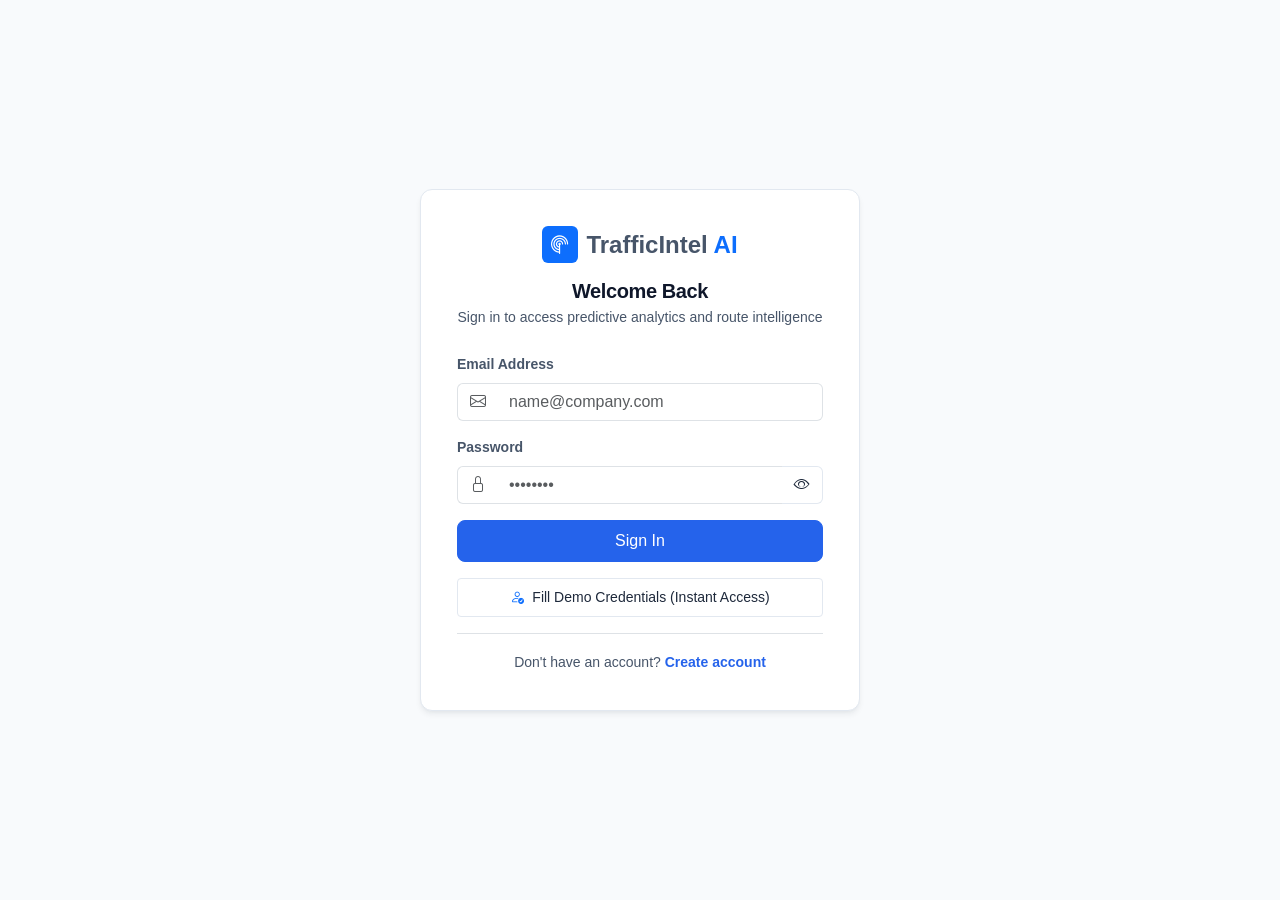
<file: frontend/login.html>
<!DOCTYPE html>
<html lang="en">
<head>
  <meta charset="UTF-8">
  <meta name="viewport" content="width=device-width, initial-scale=1.0">
  <title>Sign In - TrafficIntel AI</title>
  <link href="https://cdn.jsdelivr.net/npm/bootstrap@5.3.3/dist/css/bootstrap.min.css" rel="stylesheet">
  <link href="https://cdn.jsdelivr.net/npm/bootstrap-icons@1.11.3/font/bootstrap-icons.min.css" rel="stylesheet">
  <link rel="stylesheet" href="css/style.css">
  <style>
    .auth-wrapper {
      min-height: 100vh;
      display: flex;
      align-items: center;
      justify-content: center;
      background-color: var(--color-bg-base);
      padding: 2rem 1rem;
    }
    .auth-card {
      max-width: 440px;
      width: 100%;
      background: #ffffff;
      border: 1px solid var(--color-border);
      border-radius: 0.75rem;
      box-shadow: var(--shadow-md);
      padding: 2.25rem;
    }
  </style>
</head>
<body>

  <div class="auth-wrapper">
    <div class="auth-card">
      <div class="text-center mb-4">
        <a href="index.html" class="d-inline-flex align-items-center gap-2 mb-2 text-decoration-none">
          <span class="badge bg-primary p-2 rounded-2"><i class="bi bi-radar text-white fs-5"></i></span>
          <span class="fw-bold text-navy-dark fs-4 tracking-tight">TrafficIntel <span class="text-primary">AI</span></span>
        </a>
        <h5 class="fw-bold text-navy-dark mt-2 mb-1">Welcome Back</h5>
        <p class="text-slate small mb-0">Sign in to access predictive analytics and route intelligence</p>
      </div>

      <div id="loginAlert" class="alert alert-danger py-2 px-3 small d-none" role="alert"></div>

      <form id="loginForm">
        <div class="mb-3">
          <label for="email" class="form-label small fw-semibold text-slate">Email Address</label>
          <div class="input-group">
            <span class="input-group-text bg-white border-end-0 text-muted"><i class="bi bi-envelope"></i></span>
            <input type="email" class="form-control border-start-0" id="email" required placeholder="name@company.com">
          </div>
        </div>

        <div class="mb-3">
          <div class="d-flex justify-content-between">
            <label for="password" class="form-label small fw-semibold text-slate">Password</label>
          </div>
          <div class="input-group">
            <span class="input-group-text bg-white border-end-0 text-muted"><i class="bi bi-lock"></i></span>
            <input type="password" class="form-control border-start-0 border-end-0" id="password" required placeholder="••••••••">
            <button class="btn btn-outline-secondary border-start-0" type="button" id="btnTogglePassword">
              <i class="bi bi-eye"></i>
            </button>
          </div>
        </div>

        <button type="submit" id="btnSubmit" class="btn btn-primary w-100 py-2 fw-medium mb-3">
          Sign In
        </button>

        <button type="button" id="btnDemoFill" class="btn btn-sm btn-outline-secondary w-100 py-2 d-flex align-items-center justify-content-center gap-2 mb-3">
          <i class="bi bi-person-check text-primary"></i> Fill Demo Credentials (Instant Access)
        </button>
      </form>

      <div class="text-center pt-3 border-top">
        <span class="small text-slate">Don't have an account? </span>
        <a href="register.html" class="small fw-semibold">Create account</a>
      </div>
    </div>
  </div>

  <script src="https://cdn.jsdelivr.net/npm/bootstrap@5.3.3/dist/js/bootstrap.bundle.min.js"></script>
  <script src="js/api.js"></script>
  <script>
    document.addEventListener('DOMContentLoaded', () => {
      const form = document.getElementById('loginForm');
      const emailInput = document.getElementById('email');
      const passwordInput = document.getElementById('password');
      const alertBox = document.getElementById('loginAlert');
      const btnToggle = document.getElementById('btnTogglePassword');
      const btnDemo = document.getElementById('btnDemoFill');
      const btnSubmit = document.getElementById('btnSubmit');

      const urlParams = new URLSearchParams(window.location.search);
      if (urlParams.get('session_expired')) {
        alertBox.textContent = 'Your session has expired. Please log in again.';
        alertBox.classList.remove('d-none');
      }

      btnToggle.addEventListener('click', () => {
        const type = passwordInput.getAttribute('type') === 'password' ? 'text' : 'password';
        passwordInput.setAttribute('type', type);
        btnToggle.innerHTML = type === 'password' ? '<i class="bi bi-eye"></i>' : '<i class="bi bi-eye-slash"></i>';
      });

      btnDemo.addEventListener('click', () => {
        emailInput.value = 'demo@trafficintel.ai';
        passwordInput.value = 'Traffic@123';
      });

      form.addEventListener('submit', async (e) => {
        e.preventDefault();
        alertBox.classList.add('d-none');
        btnSubmit.disabled = true;
        btnSubmit.innerHTML = '<span class="spinner-border spinner-border-sm me-2"></span>Signing in...';

        try {
          const res = await authAPI.login(emailInput.value.trim(), passwordInput.value);
          if (res && res.access_token) {
            localStorage.setItem('traffic_token', res.access_token);
            localStorage.setItem('traffic_user', JSON.stringify(res.user));

            const redirect = urlParams.get('redirect') || 'dashboard.html';
            window.location.href = redirect;
          } else {
            throw new Error('Unexpected response format.');
          }
        } catch (err) {
          alertBox.textContent = err.message || 'Invalid email or password.';
          alertBox.classList.remove('d-none');
        } finally {
          btnSubmit.disabled = false;
          btnSubmit.innerHTML = 'Sign In';
        }
      });
    });
  </script>
</body>
</html>
</file>
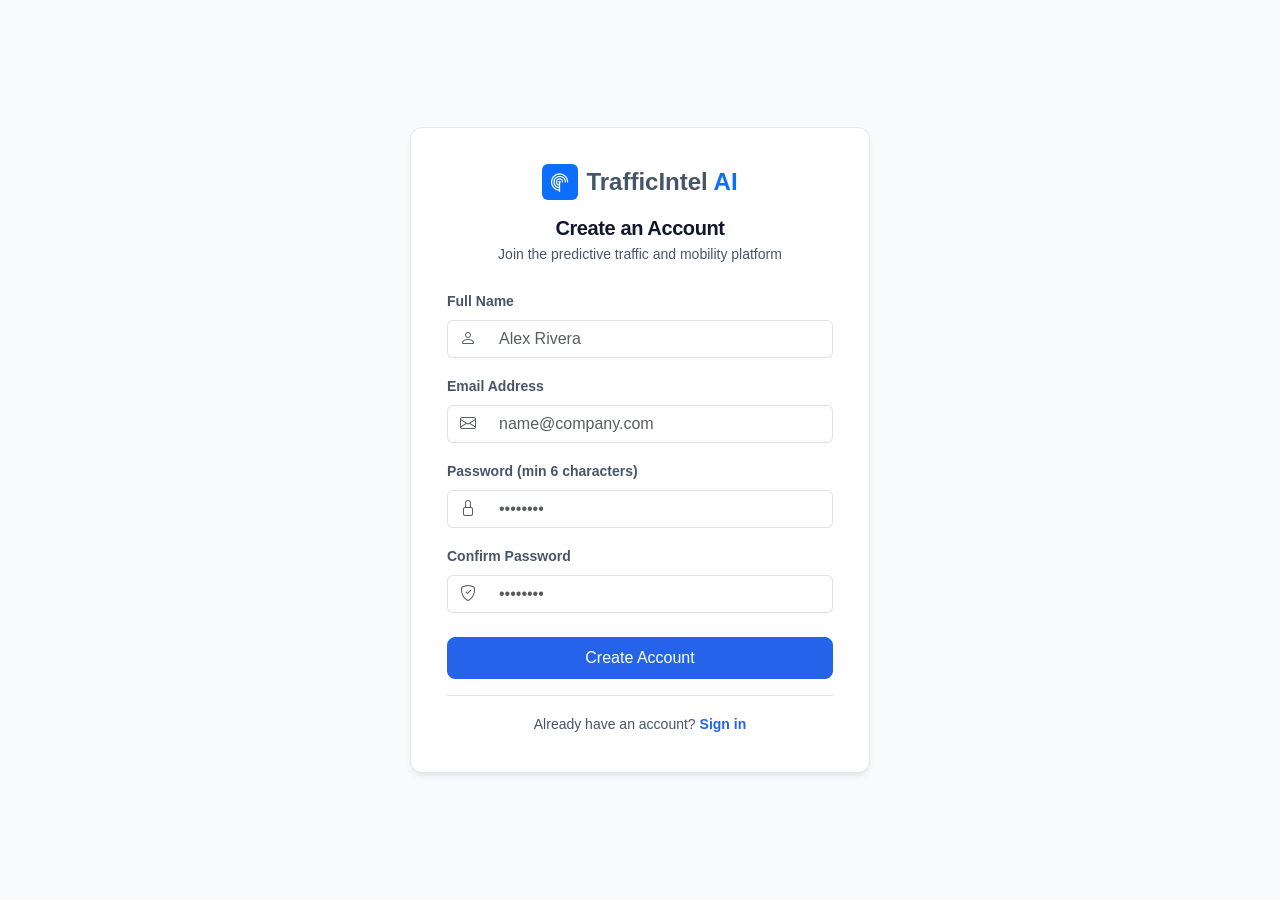
<file: frontend/register.html>
<!DOCTYPE html>
<html lang="en">
<head>
  <meta charset="UTF-8">
  <meta name="viewport" content="width=device-width, initial-scale=1.0">
  <title>Create Account - TrafficIntel AI</title>
  <link href="https://cdn.jsdelivr.net/npm/bootstrap@5.3.3/dist/css/bootstrap.min.css" rel="stylesheet">
  <link href="https://cdn.jsdelivr.net/npm/bootstrap-icons@1.11.3/font/bootstrap-icons.min.css" rel="stylesheet">
  <link rel="stylesheet" href="css/style.css">
  <style>
    .auth-wrapper {
      min-height: 100vh;
      display: flex;
      align-items: center;
      justify-content: center;
      background-color: var(--color-bg-base);
      padding: 2rem 1rem;
    }
    .auth-card {
      max-width: 460px;
      width: 100%;
      background: #ffffff;
      border: 1px solid var(--color-border);
      border-radius: 0.75rem;
      box-shadow: var(--shadow-md);
      padding: 2.25rem;
    }
  </style>
</head>
<body>

  <div class="auth-wrapper">
    <div class="auth-card">
      <div class="text-center mb-4">
        <a href="index.html" class="d-inline-flex align-items-center gap-2 mb-2 text-decoration-none">
          <span class="badge bg-primary p-2 rounded-2"><i class="bi bi-radar text-white fs-5"></i></span>
          <span class="fw-bold text-navy-dark fs-4 tracking-tight">TrafficIntel <span class="text-primary">AI</span></span>
        </a>
        <h5 class="fw-bold text-navy-dark mt-2 mb-1">Create an Account</h5>
        <p class="text-slate small mb-0">Join the predictive traffic and mobility platform</p>
      </div>

      <div id="registerAlert" class="alert alert-danger py-2 px-3 small d-none" role="alert"></div>

      <form id="registerForm">
        <div class="mb-3">
          <label for="name" class="form-label small fw-semibold text-slate">Full Name</label>
          <div class="input-group">
            <span class="input-group-text bg-white border-end-0 text-muted"><i class="bi bi-person"></i></span>
            <input type="text" class="form-control border-start-0" id="name" required placeholder="Alex Rivera">
          </div>
        </div>

        <div class="mb-3">
          <label for="email" class="form-label small fw-semibold text-slate">Email Address</label>
          <div class="input-group">
            <span class="input-group-text bg-white border-end-0 text-muted"><i class="bi bi-envelope"></i></span>
            <input type="email" class="form-control border-start-0" id="email" required placeholder="name@company.com">
          </div>
        </div>

        <div class="mb-3">
          <label for="password" class="form-label small fw-semibold text-slate">Password (min 6 characters)</label>
          <div class="input-group">
            <span class="input-group-text bg-white border-end-0 text-muted"><i class="bi bi-lock"></i></span>
            <input type="password" class="form-control border-start-0" id="password" required minlength="6" placeholder="••••••••">
          </div>
        </div>

        <div class="mb-4">
          <label for="confirmPassword" class="form-label small fw-semibold text-slate">Confirm Password</label>
          <div class="input-group">
            <span class="input-group-text bg-white border-end-0 text-muted"><i class="bi bi-shield-check"></i></span>
            <input type="password" class="form-control border-start-0" id="confirmPassword" required minlength="6" placeholder="••••••••">
          </div>
        </div>

        <button type="submit" id="btnSubmit" class="btn btn-primary w-100 py-2 fw-medium mb-3">
          Create Account
        </button>
      </form>

      <div class="text-center pt-3 border-top">
        <span class="small text-slate">Already have an account? </span>
        <a href="login.html" class="small fw-semibold">Sign in</a>
      </div>
    </div>
  </div>

  <script src="https://cdn.jsdelivr.net/npm/bootstrap@5.3.3/dist/js/bootstrap.bundle.min.js"></script>
  <script src="js/api.js"></script>
  <script>
    document.addEventListener('DOMContentLoaded', () => {
      const form = document.getElementById('registerForm');
      const nameInput = document.getElementById('name');
      const emailInput = document.getElementById('email');
      const passwordInput = document.getElementById('password');
      const confirmInput = document.getElementById('confirmPassword');
      const alertBox = document.getElementById('registerAlert');
      const btnSubmit = document.getElementById('btnSubmit');

      form.addEventListener('submit', async (e) => {
        e.preventDefault();
        alertBox.classList.add('d-none');

        const name = nameInput.value.trim();
        const email = emailInput.value.trim();
        const password = passwordInput.value;
        const confirm = confirmInput.value;

        if (password !== confirm) {
          alertBox.textContent = 'Passwords do not match.';
          alertBox.classList.remove('d-none');
          return;
        }

        btnSubmit.disabled = true;
        btnSubmit.innerHTML = '<span class="spinner-border spinner-border-sm me-2"></span>Creating account...';

        try {
          const res = await authAPI.register(name, email, password);
          if (res && res.access_token) {
            localStorage.setItem('traffic_token', res.access_token);
            localStorage.setItem('traffic_user', JSON.stringify(res.user));
            window.location.href = 'dashboard.html';
          } else {
            window.location.href = 'login.html?registered=1';
          }
        } catch (err) {
          alertBox.textContent = err.message || 'Registration failed. Please try again.';
          alertBox.classList.remove('d-none');
        } finally {
          btnSubmit.disabled = false;
          btnSubmit.innerHTML = 'Create Account';
        }
      });
    });
  </script>
</body>
</html>
</file>
<file: frontend/css/style.css>
:root {
  --font-family-base: -apple-system, BlinkMacSystemFont, "Segoe UI", Roboto, "Helvetica Neue", Arial, sans-serif;
  --color-primary: #2563eb;
  --color-primary-dark: #1d4ed8;
  --color-primary-light: #eff6ff;
  --color-navy-dark: #0f172a;
  --color-navy: #1e293b;
  --color-slate: #475569;
  --color-slate-light: #64748b;
  --color-border: #e2e8f0;
  --color-bg-base: #f8fafc;
  --color-bg-card: #ffffff;
  --color-bg-subtle: #f1f5f9;

  --traffic-low: #16a34a;
  --traffic-low-bg: #dcfce7;
  --traffic-low-text: #15803d;

  --traffic-mod: #d97706;
  --traffic-mod-bg: #fef3c7;
  --traffic-mod-text: #b45309;

  --traffic-high: #dc2626;
  --traffic-high-bg: #fee2e2;
  --traffic-high-text: #b91c1c;

  --sidebar-width: 260px;
  --topbar-height: 68px;

  --shadow-sm: 0 1px 2px 0 rgba(15, 23, 42, 0.05);
  --shadow-md: 0 4px 6px -1px rgba(15, 23, 42, 0.07), 0 2px 4px -2px rgba(15, 23, 42, 0.05);
  --shadow-lg: 0 10px 15px -3px rgba(15, 23, 42, 0.08), 0 4px 6px -4px rgba(15, 23, 42, 0.04);
}

body {
  font-family: var(--font-family-base);
  background-color: var(--color-bg-base);
  color: var(--color-navy);
  margin: 0;
  padding: 0;
  -webkit-font-smoothing: antialiased;
}

h1, h2, h3, h4, h5, h6 {
  color: var(--color-navy-dark);
  font-weight: 600;
  letter-spacing: -0.02em;
}

p, span, label {
  color: var(--color-slate);
}

a {
  text-decoration: none;
  color: var(--color-primary);
  transition: color 0.15s ease-in-out;
}

a:hover {
  color: var(--color-primary-dark);
}

.card-custom {
  background-color: var(--color-bg-card);
  border: 1px solid var(--color-border);
  border-radius: 0.75rem;
  box-shadow: var(--shadow-sm);
  transition: box-shadow 0.2s ease, border-color 0.2s ease;
}

.card-custom:hover {
  box-shadow: var(--shadow-md);
  border-color: #cbd5e1;
}

.card-header-custom {
  background: transparent;
  border-bottom: 1px solid var(--color-border);
  padding: 1rem 1.25rem;
  display: flex;
  align-items: center;
  justify-content: space-between;
}

.badge-traffic-low {
  background-color: var(--traffic-low-bg) !important;
  color: var(--traffic-low-text) !important;
  border: 1px solid rgba(22, 163, 74, 0.2);
  font-weight: 600;
  padding: 0.35rem 0.65rem;
  border-radius: 9999px;
  display: inline-flex;
  align-items: center;
  gap: 0.35rem;
}

.badge-traffic-mod {
  background-color: var(--traffic-mod-bg) !important;
  color: var(--traffic-mod-text) !important;
  border: 1px solid rgba(217, 119, 6, 0.2);
  font-weight: 600;
  padding: 0.35rem 0.65rem;
  border-radius: 9999px;
  display: inline-flex;
  align-items: center;
  gap: 0.35rem;
}

.badge-traffic-high {
  background-color: var(--traffic-high-bg) !important;
  color: var(--traffic-high-text) !important;
  border: 1px solid rgba(220, 38, 38, 0.2);
  font-weight: 600;
  padding: 0.35rem 0.65rem;
  border-radius: 9999px;
  display: inline-flex;
  align-items: center;
  gap: 0.35rem;
}

.btn-primary {
  background-color: var(--color-primary);
  border-color: var(--color-primary);
  color: #ffffff;
  font-weight: 500;
  border-radius: 0.5rem;
  padding: 0.5rem 1rem;
}

.btn-primary:hover, .btn-primary:focus {
  background-color: var(--color-primary-dark);
  border-color: var(--color-primary-dark);
}

.btn-outline-secondary {
  border-color: var(--color-border);
  color: var(--color-navy);
  background-color: #ffffff;
}

.btn-outline-secondary:hover {
  background-color: var(--color-bg-subtle);
  border-color: #cbd5e1;
  color: var(--color-navy-dark);
}

.landing-nav {
  background-color: #ffffff;
  border-bottom: 1px solid var(--color-border);
  height: var(--topbar-height);
}

.hero-section {
  padding: 4.5rem 0 3.5rem 0;
  background: linear-gradient(180deg, #ffffff 0%, var(--color-bg-base) 100%);
  border-bottom: 1px solid var(--color-border);
}

.hero-pill {
  display: inline-flex;
  align-items: center;
  background-color: var(--color-primary-light);
  color: var(--color-primary);
  border: 1px solid #bfdbfe;
  font-size: 0.85rem;
  font-weight: 600;
  padding: 0.25rem 0.75rem;
  border-radius: 9999px;
  margin-bottom: 1.25rem;
}

.hero-search-box {
  background: #ffffff;
  border: 1px solid var(--color-border);
  border-radius: 0.75rem;
  padding: 0.5rem;
  box-shadow: var(--shadow-md);
}

.hero-search-box .form-control {
  border: none;
  box-shadow: none;
  font-size: 1rem;
}

.feature-box {
  padding: 1.75rem;
  border-radius: 0.75rem;
  background: #ffffff;
  border: 1px solid var(--color-border);
  height: 100%;
}

.feature-icon-circle {
  width: 48px;
  height: 48px;
  border-radius: 0.6rem;
  background-color: var(--color-primary-light);
  color: var(--color-primary);
  display: flex;
  align-items: center;
  justify-content: center;
  font-size: 1.35rem;
  margin-bottom: 1.25rem;
}

.app-container {
  display: flex;
  min-height: 100vh;
  width: 100%;
}

.sidebar {
  width: var(--sidebar-width);
  background-color: #ffffff;
  border-right: 1px solid var(--color-border);
  display: flex;
  flex-direction: column;
  position: fixed;
  top: 0;
  bottom: 0;
  left: 0;
  z-index: 1000;
  transition: transform 0.25s ease-in-out;
}

.sidebar-brand {
  height: var(--topbar-height);
  display: flex;
  align-items: center;
  padding: 0 1.5rem;
  border-bottom: 1px solid var(--color-border);
  font-size: 1.15rem;
  font-weight: 700;
  color: var(--color-navy-dark);
}

.sidebar-menu {
  list-style: none;
  padding: 1rem 0.75rem;
  margin: 0;
  flex-grow: 1;
  overflow-y: auto;
}

.sidebar-item {
  margin-bottom: 0.25rem;
}

.sidebar-link {
  display: flex;
  align-items: center;
  gap: 0.85rem;
  padding: 0.7rem 0.85rem;
  color: var(--color-slate);
  border-radius: 0.5rem;
  font-weight: 500;
  font-size: 0.925rem;
  transition: all 0.15s ease-in-out;
}

.sidebar-link:hover {
  background-color: var(--color-bg-subtle);
  color: var(--color-navy-dark);
}

.sidebar-link.active {
  background-color: var(--color-primary-light);
  color: var(--color-primary);
  font-weight: 600;
}

.sidebar-link i {
  font-size: 1.15rem;
}

.sidebar-footer {
  padding: 1rem;
  border-top: 1px solid var(--color-border);
}

.main-content {
  margin-left: var(--sidebar-width);
  flex-grow: 1;
  min-width: 0;
  display: flex;
  flex-direction: column;
  background-color: var(--color-bg-base);
}

.topbar {
  height: var(--topbar-height);
  background-color: #ffffff;
  border-bottom: 1px solid var(--color-border);
  display: flex;
  align-items: center;
  justify-content: space-between;
  padding: 0 1.75rem;
  position: sticky;
  top: 0;
  z-index: 999;
}

.content-body {
  padding: 1.75rem;
  flex-grow: 1;
}

.map-frame {
  height: 480px;
  width: 100%;
  border-radius: 0.65rem;
  border: 1px solid var(--color-border);
  overflow: hidden;
  position: relative;
  z-index: 1;
}

.map-frame-sm {
  height: 320px;
}

.map-frame-lg {
  height: 560px;
}

.map-status-pill {
  position: absolute;
  top: 12px;
  right: 12px;
  z-index: 1000;
  background: rgba(255, 255, 255, 0.95);
  backdrop-filter: blur(4px);
  padding: 0.4rem 0.85rem;
  border-radius: 9999px;
  box-shadow: var(--shadow-md);
  border: 1px solid var(--color-border);
  font-size: 0.85rem;
  font-weight: 600;
  display: flex;
  align-items: center;
  gap: 0.4rem;
}

.stat-card {
  padding: 1.25rem;
  border-radius: 0.75rem;
  background: #ffffff;
  border: 1px solid var(--color-border);
}

.stat-label {
  font-size: 0.8rem;
  text-transform: uppercase;
  letter-spacing: 0.04em;
  color: var(--color-slate-light);
  font-weight: 600;
  margin-bottom: 0.35rem;
}

.stat-value {
  font-size: 1.65rem;
  font-weight: 700;
  color: var(--color-navy-dark);
  margin-bottom: 0.25rem;
}

.stat-subtext {
  font-size: 0.825rem;
  color: var(--color-slate);
}

.status-indicator-dot {
  width: 10px;
  height: 10px;
  border-radius: 50%;
  display: inline-block;
}

.status-indicator-dot.online {
  background-color: var(--traffic-low);
  box-shadow: 0 0 0 3px rgba(22, 163, 74, 0.2);
}

.status-indicator-dot.warning {
  background-color: var(--traffic-mod);
  box-shadow: 0 0 0 3px rgba(217, 119, 6, 0.2);
}

.status-indicator-dot.offline {
  background-color: var(--color-slate-light);
}

.autocomplete-suggestions {
  position: absolute;
  top: 100%;
  left: 0;
  right: 0;
  z-index: 1050;
  background: #ffffff;
  border: 1px solid var(--color-border);
  border-radius: 0.5rem;
  margin-top: 4px;
  box-shadow: var(--shadow-lg);
  max-height: 250px;
  overflow-y: auto;
  display: none;
}

.autocomplete-item {
  padding: 0.65rem 1rem;
  cursor: pointer;
  border-bottom: 1px solid var(--color-border);
  font-size: 0.9rem;
  display: flex;
  align-items: center;
  gap: 0.5rem;
}

.autocomplete-item:last-child {
  border-bottom: none;
}

.autocomplete-item:hover {
  background-color: var(--color-bg-subtle);
  color: var(--color-primary);
}

.feature-impact-row {
  display: flex;
  align-items: center;
  justify-content: space-between;
  margin-bottom: 0.65rem;
  font-size: 0.875rem;
}

.feature-bar-wrapper {
  flex-grow: 1;
  height: 8px;
  background-color: var(--color-bg-subtle);
  border-radius: 4px;
  margin: 0 1rem;
  overflow: hidden;
}

.feature-bar-fill {
  height: 100%;
  border-radius: 4px;
  background-color: var(--color-primary);
}

.source-pill {
  font-size: 0.775rem;
  padding: 0.2rem 0.6rem;
  border-radius: 4px;
  background-color: var(--color-bg-subtle);
  border: 1px solid var(--color-border);
  color: var(--color-slate);
  display: inline-flex;
  align-items: center;
  gap: 0.35rem;
}

@media (max-width: 991.98px) {
  .sidebar {
    transform: translateX(-100%);
  }
  .sidebar.show {
    transform: translateX(0);
  }
  .main-content {
    margin-left: 0;
  }
}
</file>
